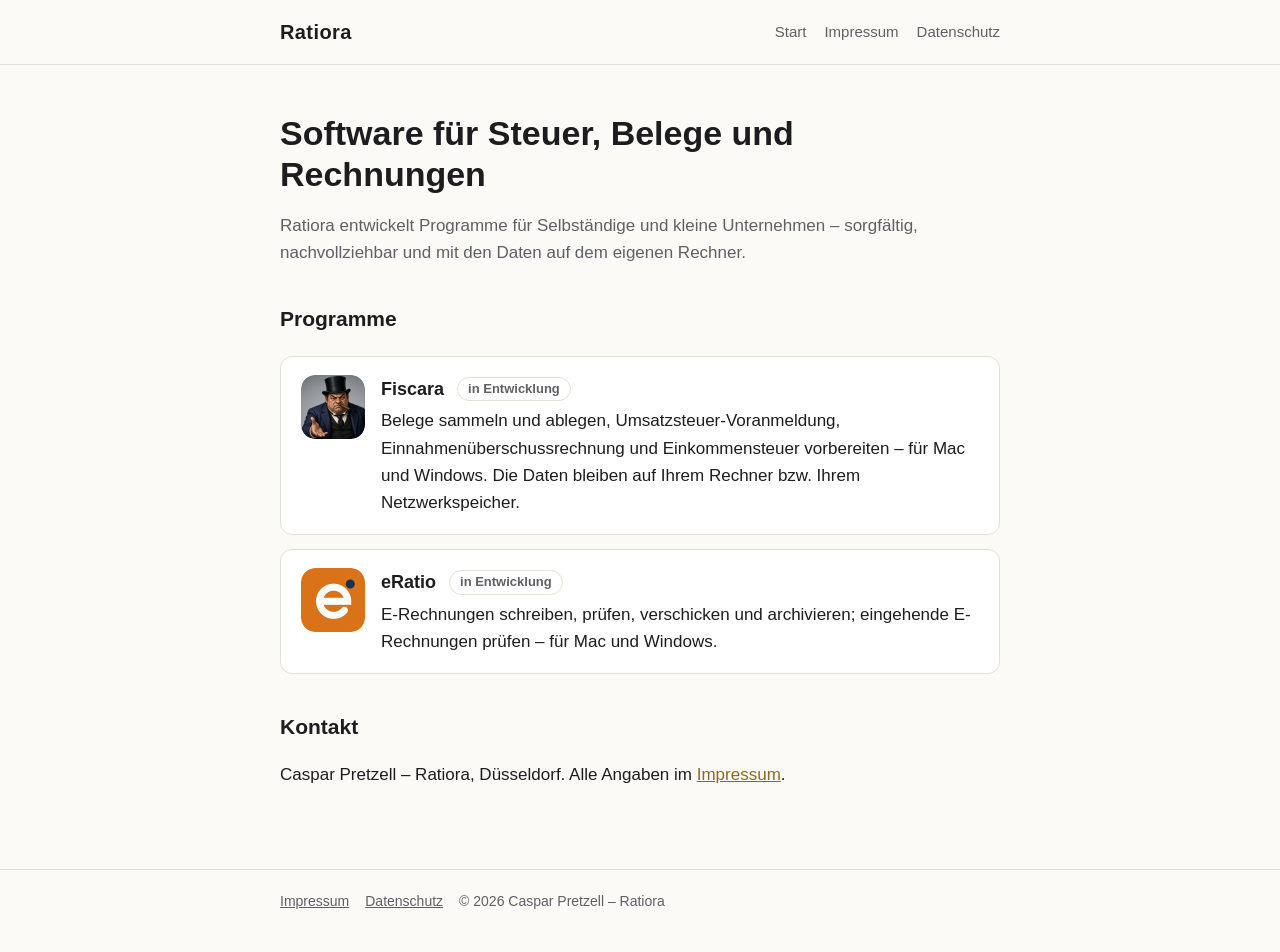
<file: index.html>
<!doctype html>
<html lang="de">
<head>
<meta charset="utf-8">
<meta name="viewport" content="width=device-width, initial-scale=1">
<title>Ratiora – Software für Steuer, Belege und Rechnungen</title>
<link rel="stylesheet" href="stil.css">
</head>
<body>
<header><div class="rahmen"><a class="marke" href="index.html">Ratiora</a>
<nav><a href="index.html">Start</a><a href="impressum.html">Impressum</a><a href="datenschutz.html">Datenschutz</a></nav></div></header>
<main><div class="rahmen">
<h1>Software für Steuer, Belege und Rechnungen</h1>
<p class="leise">Ratiora entwickelt Programme für Selbständige und kleine Unternehmen – sorgfältig, nachvollziehbar und mit den Daten auf dem eigenen Rechner.</p>
<h2>Programme</h2>
<div class="produkte">
<div class="produkt"><img class="symbol" src="fiscara.png" alt="" width="64" height="64"><div><h3>Fiscara <span class="stand">in Entwicklung</span></h3>
<p>Belege sammeln und ablegen, Umsatzsteuer-Voranmeldung, Einnahmenüberschussrechnung und Einkommensteuer vorbereiten – für Mac und Windows. Die Daten bleiben auf Ihrem Rechner bzw. Ihrem Netzwerkspeicher.</p></div></div>
<div class="produkt"><img class="symbol" src="eratio.png" alt="" width="64" height="64"><div><h3>eRatio <span class="stand">in Entwicklung</span></h3>
<p>E-Rechnungen schreiben, prüfen, verschicken und archivieren; eingehende E-Rechnungen prüfen – für Mac und Windows.</p></div></div>
</div>
<h2>Kontakt</h2>
<p>Caspar Pretzell – Ratiora, Düsseldorf. Alle Angaben im <a href="impressum.html">Impressum</a>.</p>

</div></main>
<footer><div class="rahmen"><a href="impressum.html">Impressum</a><a href="datenschutz.html">Datenschutz</a><span>© 2026 Caspar Pretzell – Ratiora</span></div></footer>
</body>
</html>
</file>
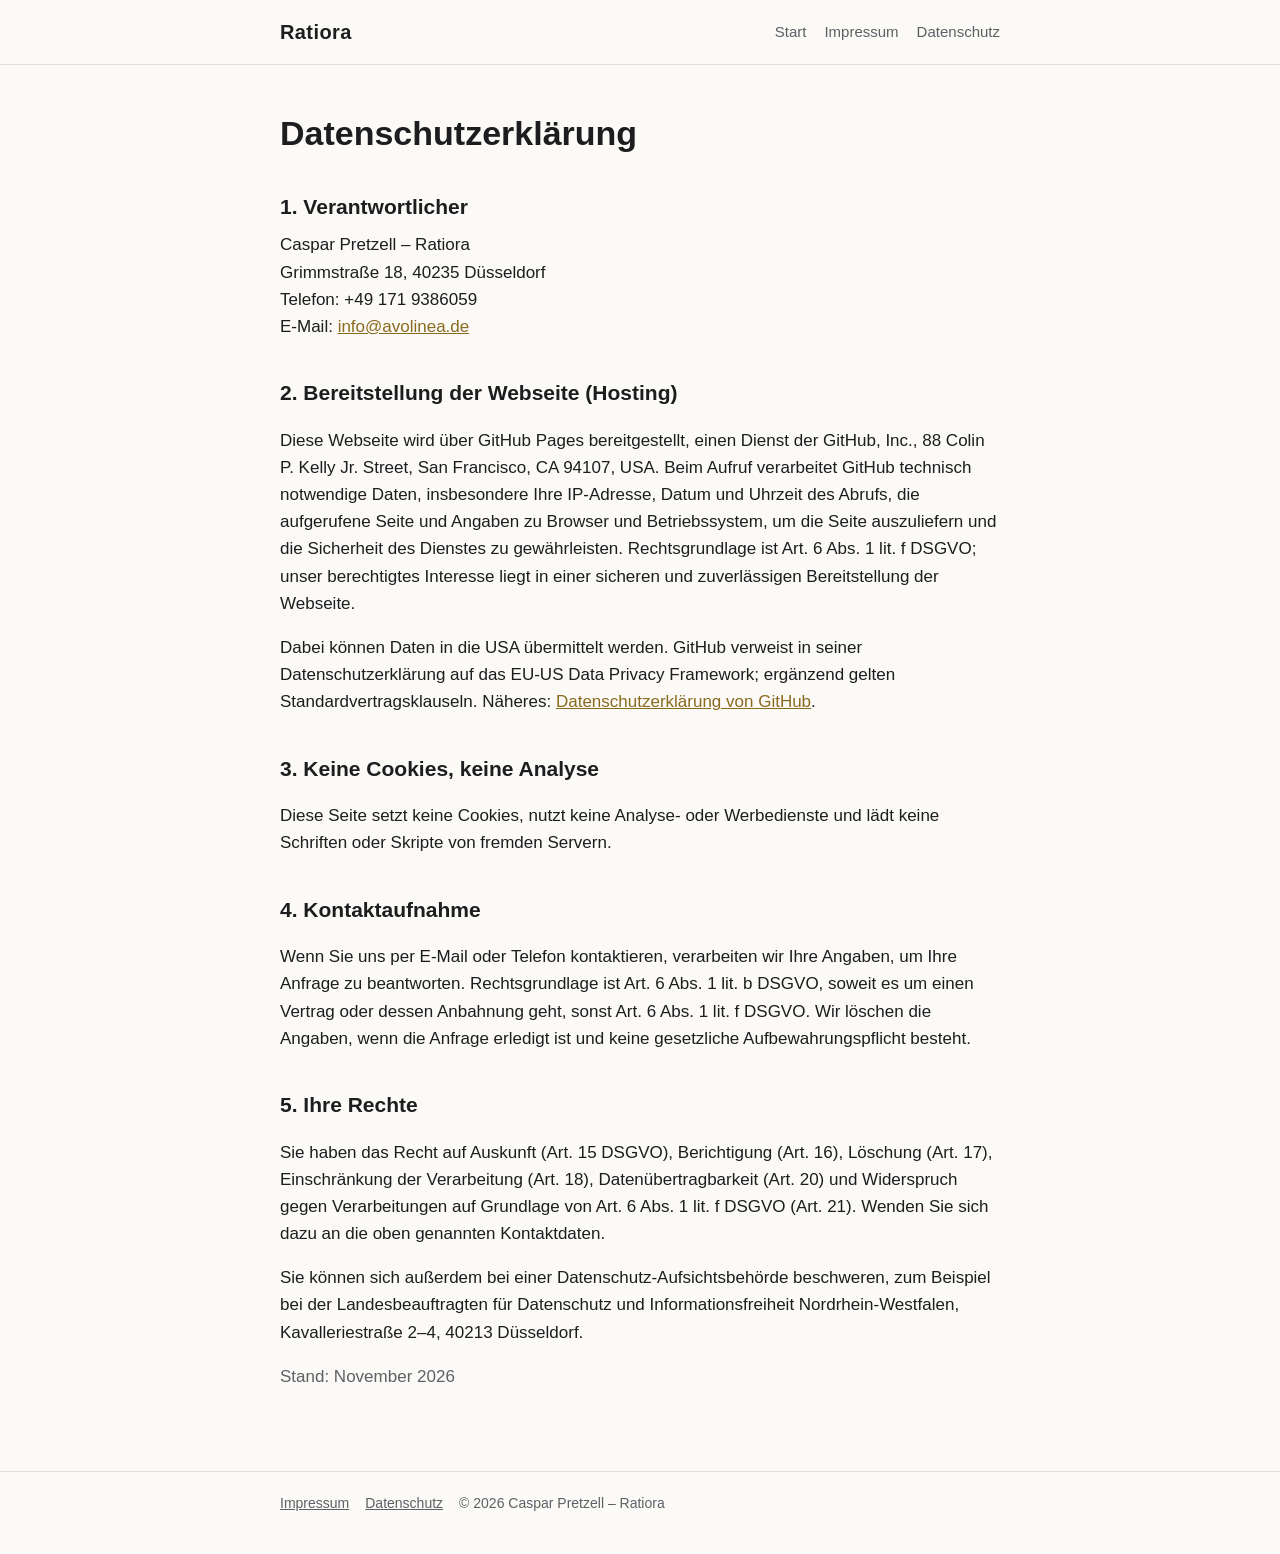
<file: datenschutz.html>
<!doctype html>
<html lang="de">
<head>
<meta charset="utf-8">
<meta name="viewport" content="width=device-width, initial-scale=1">
<title>Datenschutz – Ratiora</title>
<link rel="stylesheet" href="stil.css">
</head>
<body>
<header><div class="rahmen"><a class="marke" href="index.html">Ratiora</a>
<nav><a href="index.html">Start</a><a href="impressum.html">Impressum</a><a href="datenschutz.html">Datenschutz</a></nav></div></header>
<main><div class="rahmen">
<h1>Datenschutzerklärung</h1>
<h2>1. Verantwortlicher</h2>
<address>Caspar Pretzell – Ratiora<br>Grimmstraße 18, 40235 Düsseldorf<br>Telefon: &#43;&#52;&#57;&#32;&#49;&#55;&#49;&#32;&#57;&#51;&#56;&#54;&#48;&#53;&#57;<br>E-Mail: <a href="&#109;&#97;&#105;&#108;&#116;&#111;&#58;&#105;&#110;&#102;&#111;&#64;&#97;&#118;&#111;&#108;&#105;&#110;&#101;&#97;&#46;&#100;&#101;">&#105;&#110;&#102;&#111;&#64;&#97;&#118;&#111;&#108;&#105;&#110;&#101;&#97;&#46;&#100;&#101;</a></address>
<h2>2. Bereitstellung der Webseite (Hosting)</h2>
<p>Diese Webseite wird über GitHub Pages bereitgestellt, einen Dienst der GitHub, Inc., 88 Colin P. Kelly Jr. Street, San Francisco, CA 94107, USA. Beim Aufruf verarbeitet GitHub technisch notwendige Daten, insbesondere Ihre IP-Adresse, Datum und Uhrzeit des Abrufs, die aufgerufene Seite und Angaben zu Browser und Betriebssystem, um die Seite auszuliefern und die Sicherheit des Dienstes zu gewährleisten. Rechtsgrundlage ist Art. 6 Abs. 1 lit. f DSGVO; unser berechtigtes Interesse liegt in einer sicheren und zuverlässigen Bereitstellung der Webseite.</p>
<p>Dabei können Daten in die USA übermittelt werden. GitHub verweist in seiner Datenschutzerklärung auf das EU-US Data Privacy Framework; ergänzend gelten Standardvertragsklauseln. Näheres: <a href="https://docs.github.com/de/site-policy/privacy-policies/github-general-privacy-statement">Datenschutzerklärung von GitHub</a>.</p>
<h2>3. Keine Cookies, keine Analyse</h2>
<p>Diese Seite setzt keine Cookies, nutzt keine Analyse- oder Werbedienste und lädt keine Schriften oder Skripte von fremden Servern.</p>
<h2>4. Kontaktaufnahme</h2>
<p>Wenn Sie uns per E-Mail oder Telefon kontaktieren, verarbeiten wir Ihre Angaben, um Ihre Anfrage zu beantworten. Rechtsgrundlage ist Art. 6 Abs. 1 lit. b DSGVO, soweit es um einen Vertrag oder dessen Anbahnung geht, sonst Art. 6 Abs. 1 lit. f DSGVO. Wir löschen die Angaben, wenn die Anfrage erledigt ist und keine gesetzliche Aufbewahrungspflicht besteht.</p>
<h2>5. Ihre Rechte</h2>
<p>Sie haben das Recht auf Auskunft (Art. 15 DSGVO), Berichtigung (Art. 16), Löschung (Art. 17), Einschränkung der Verarbeitung (Art. 18), Datenübertragbarkeit (Art. 20) und Widerspruch gegen Verarbeitungen auf Grundlage von Art. 6 Abs. 1 lit. f DSGVO (Art. 21). Wenden Sie sich dazu an die oben genannten Kontaktdaten.</p>
<p>Sie können sich außerdem bei einer Datenschutz-Aufsichtsbehörde beschweren, zum Beispiel bei der Landesbeauftragten für Datenschutz und Informationsfreiheit Nordrhein-Westfalen, Kavalleriestraße 2–4, 40213 Düsseldorf.</p>
<p class="leise">Stand: November 2026</p>

</div></main>
<footer><div class="rahmen"><a href="impressum.html">Impressum</a><a href="datenschutz.html">Datenschutz</a><span>© 2026 Caspar Pretzell – Ratiora</span></div></footer>
</body>
</html>
</file>
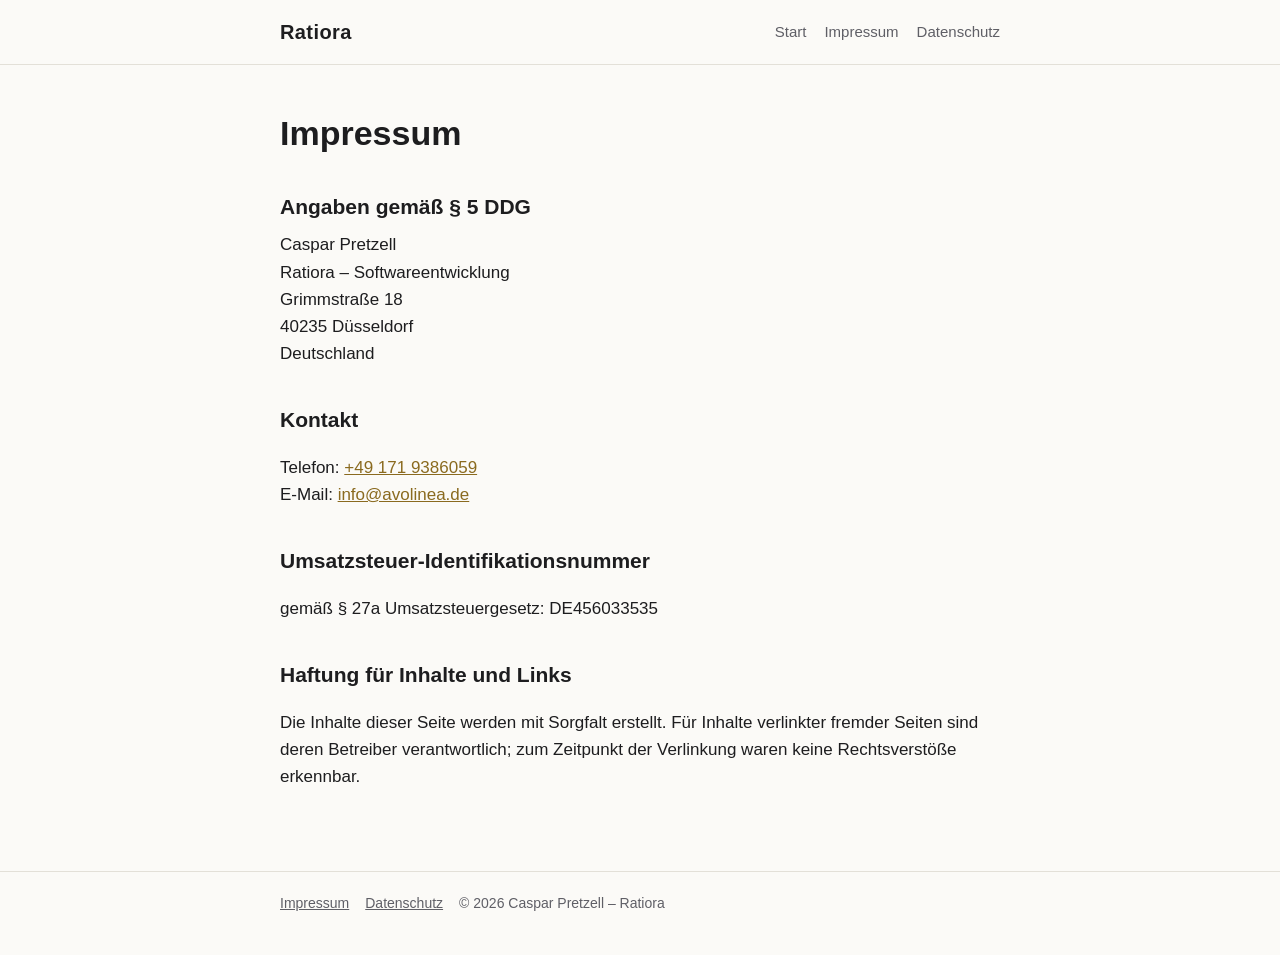
<file: impressum.html>
<!doctype html>
<html lang="de">
<head>
<meta charset="utf-8">
<meta name="viewport" content="width=device-width, initial-scale=1">
<title>Impressum – Ratiora</title>
<link rel="stylesheet" href="stil.css">
</head>
<body>
<header><div class="rahmen"><a class="marke" href="index.html">Ratiora</a>
<nav><a href="index.html">Start</a><a href="impressum.html">Impressum</a><a href="datenschutz.html">Datenschutz</a></nav></div></header>
<main><div class="rahmen">
<h1>Impressum</h1>
<h2>Angaben gemäß § 5 DDG</h2>
<address>Caspar Pretzell<br>Ratiora – Softwareentwicklung<br>Grimmstraße 18<br>40235 Düsseldorf<br>Deutschland</address>
<h2>Kontakt</h2>
<p>Telefon: <a href="tel:&#43;&#52;&#57;&#49;&#55;&#49;&#57;&#51;&#56;&#54;&#48;&#53;&#57;">&#43;&#52;&#57;&#32;&#49;&#55;&#49;&#32;&#57;&#51;&#56;&#54;&#48;&#53;&#57;</a><br>
E-Mail: <a href="&#109;&#97;&#105;&#108;&#116;&#111;&#58;&#105;&#110;&#102;&#111;&#64;&#97;&#118;&#111;&#108;&#105;&#110;&#101;&#97;&#46;&#100;&#101;">&#105;&#110;&#102;&#111;&#64;&#97;&#118;&#111;&#108;&#105;&#110;&#101;&#97;&#46;&#100;&#101;</a></p>
<h2>Umsatzsteuer-Identifikationsnummer</h2>
<p>gemäß § 27a Umsatzsteuergesetz: DE456033535</p>
<h2>Haftung für Inhalte und Links</h2>
<p>Die Inhalte dieser Seite werden mit Sorgfalt erstellt. Für Inhalte verlinkter fremder Seiten sind deren Betreiber verantwortlich; zum Zeitpunkt der Verlinkung waren keine Rechtsverstöße erkennbar.</p>

</div></main>
<footer><div class="rahmen"><a href="impressum.html">Impressum</a><a href="datenschutz.html">Datenschutz</a><span>© 2026 Caspar Pretzell – Ratiora</span></div></footer>
</body>
</html>
</file>
<file: stil.css>
:root{--grund:#fbfaf7;--text:#1d1d1f;--leise:#5f5f66;--linie:#e3e0d8;--akzent:#8a6a1f;--karte:#ffffff}
@media (prefers-color-scheme:dark){:root{--grund:#141416;--text:#ececef;--leise:#a3a3ab;--linie:#2c2c31;--akzent:#d6b25e;--karte:#1c1c20}}
*{box-sizing:border-box}html{-webkit-text-size-adjust:100%}
body{margin:0;background:var(--grund);color:var(--text);font:17px/1.6 -apple-system,BlinkMacSystemFont,"Segoe UI",Helvetica,Arial,sans-serif}
.rahmen{max-width:760px;margin:0 auto;padding:0 20px}
header{border-bottom:1px solid var(--linie)}
header .rahmen{display:flex;justify-content:space-between;align-items:center;min-height:64px;gap:16px;flex-wrap:wrap}
.marke{font-weight:700;font-size:20px;letter-spacing:.02em;color:var(--text);text-decoration:none}
nav a{color:var(--leise);text-decoration:none;margin-left:18px;font-size:15px}nav a:first-child{margin-left:0}nav a:hover{color:var(--text)}
main{padding:48px 0 64px}h1{font-size:34px;line-height:1.2;margin:0 0 12px}h2{font-size:21px;margin:36px 0 8px}
.leise{color:var(--leise)}a{color:var(--akzent)}
.produkte{display:grid;gap:14px;margin-top:20px}
.produkt{display:flex;gap:16px;align-items:flex-start;background:var(--karte);border:1px solid var(--linie);border-radius:12px;padding:18px 20px}
.produkt h3{margin:0 0 4px;font-size:18px}.produkt p{margin:0}
.stand{display:inline-block;font-size:13px;color:var(--leise);border:1px solid var(--linie);border-radius:999px;padding:1px 10px;margin-left:8px;vertical-align:2px}
footer{border-top:1px solid var(--linie);padding:20px 0 40px;font-size:14px;color:var(--leise)}footer a{color:var(--leise);margin-right:16px}
address{font-style:normal}
.symbol{width:64px;height:64px;flex:none}
@media (max-width:480px){.symbol{width:48px;height:48px}}
.produkt>div{min-width:0}
.produkt p{hyphens:auto;-webkit-hyphens:auto;overflow-wrap:break-word}
.symbol{border-radius:14px}
</file>
